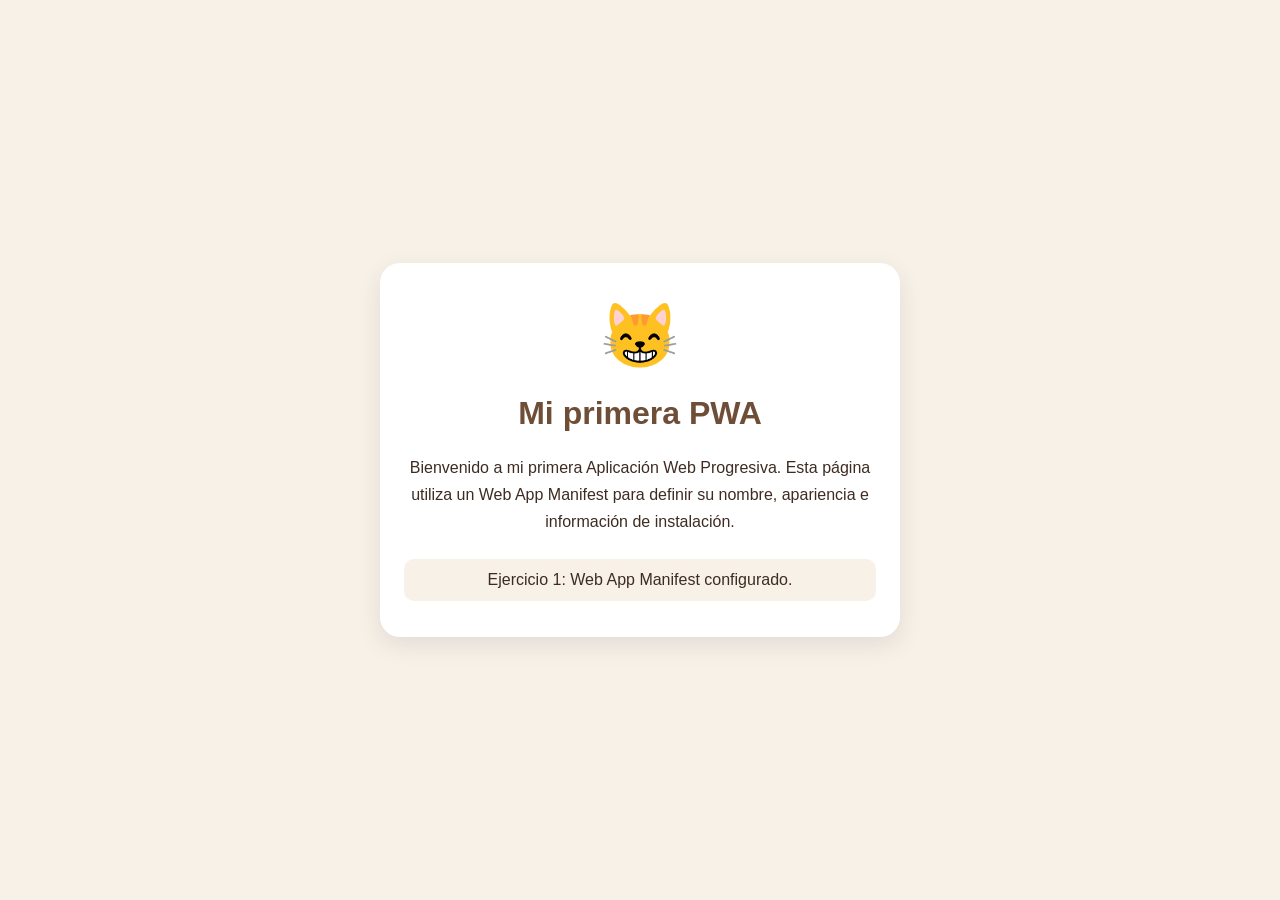
<file: Ejercicio 1/index.html>
<!DOCTYPE html>
<html lang="es">
<head>
    <meta charset="UTF-8">
    <meta name="viewport" content="width=device-width, initial-scale=1.0">

    <title>Mi primera PWA</title>

    <meta name="theme-color" content="#6F4E37">
    <meta name="description" content="Mi primera Aplicación Web Progresiva desarrollada con HTML, CSS y JavaScript.">

    <link rel="manifest" href="./manifest.json">

    <style>
        * {
            box-sizing: border-box;
        }

        body {
            margin: 0;
            min-height: 100vh;
            font-family: Arial, sans-serif;
            background: #F7F1E8;
            color: #3E2C23;
            display: flex;
            align-items: center;
            justify-content: center;
            padding: 24px;
        }

        main {
            width: 100%;
            max-width: 520px;
            padding: 36px 24px;
            text-align: center;
            background: white;
            border-radius: 20px;
            box-shadow: 0 8px 24px #3E2C231A;
        }

        .logo {
            font-size: 64px;
            margin-bottom: 12px;
        }

        h1 {
            color: #6F4E37;
        }

        p {
            line-height: 1.7;
        }

        .status {
            margin-top: 24px;
            padding: 12px;
            border-radius: 10px;
            background: #F7F1E8;
        }
    </style>
</head>

<body>
    <main>
        <div class="logo">😸</div>

        <h1>Mi primera PWA</h1>

        <p>
            Bienvenido a mi primera Aplicación Web Progresiva.
            Esta página utiliza un Web App Manifest para definir
            su nombre, apariencia e información de instalación.
        </p>

        <div class="status">
            Ejercicio 1: Web App Manifest configurado.
        </div>
    </main>
</body>
</html>
</file>
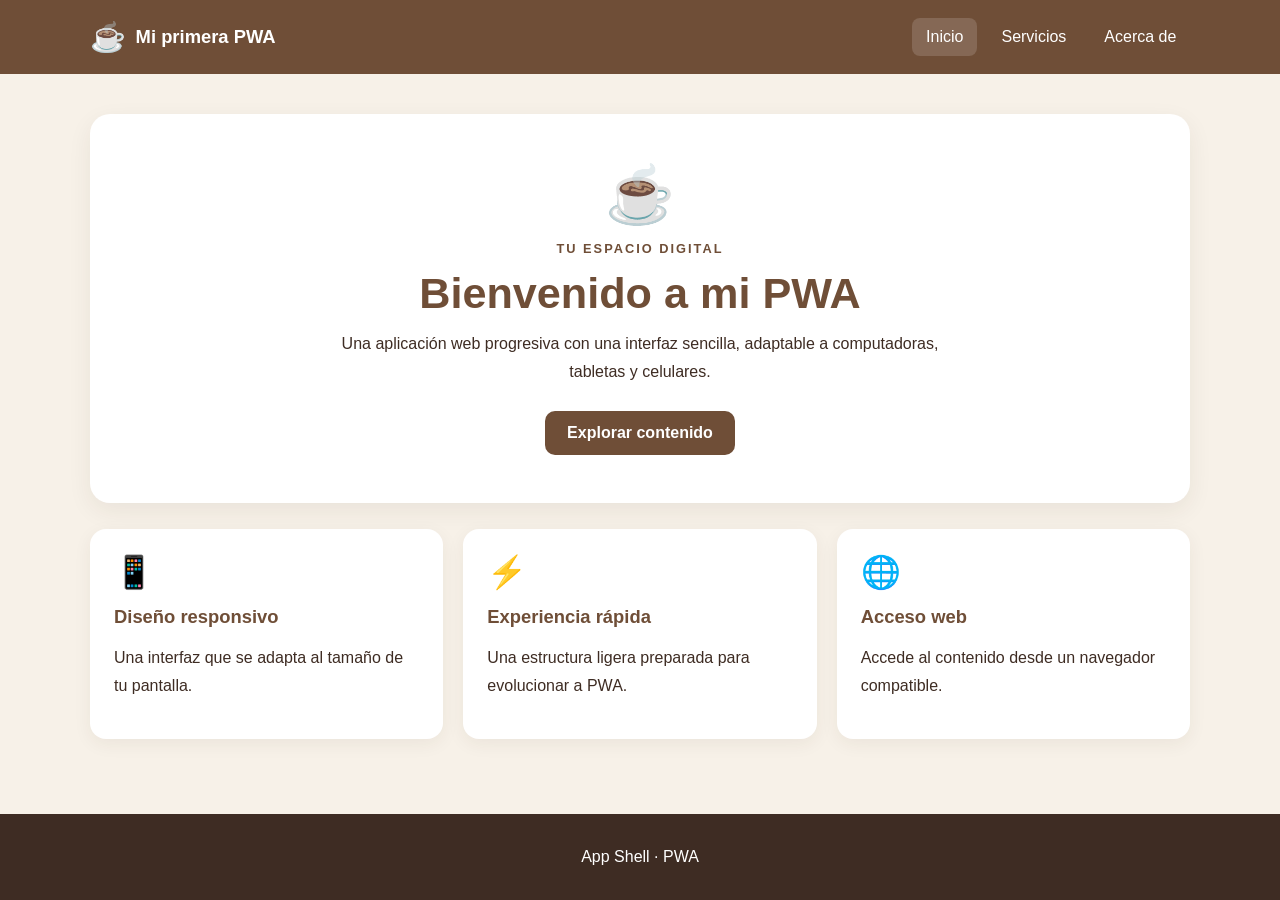
<file: Ejercicio 2/index.html>
<!DOCTYPE html>
<html lang="es">
<head>
    <meta charset="UTF-8">
    <meta name="viewport" content="width=device-width, initial-scale=1.0">

    <title>Mi primera PWA | Inicio</title>

    <meta name="theme-color" content="#6F4E37">
    <meta name="description" content="Aplicación web progresiva con una interfaz responsiva.">

    <link rel="manifest" href="./manifest.json">
    <link rel="stylesheet" href="./css/styles.css">
</head>
<body>
    <header class="app-header">
        <a class="brand" href="./index.html">
            <span class="brand-icon">☕</span>
            <span>Mi primera PWA</span>
        </a>

        <button
            class="menu-toggle"
            id="menu-toggle"
            aria-label="Abrir menú"
            aria-expanded="false"
            aria-controls="main-nav">
            ☰
        </button>

        <nav class="main-nav" id="main-nav">
            <a class="active" href="#inicio">Inicio</a>
            <a href="#servicios">Servicios</a>
            <a href="#acerca">Acerca de</a>
        </nav>
    </header>

    <main class="app-main" id="inicio">
        <section class="welcome-card">
            <span class="welcome-icon">☕</span>
            <p class="eyebrow">TU ESPACIO DIGITAL</p>

            <h1>Bienvenido a mi PWA</h1>

            <p class="description">
                Una aplicación web progresiva con una interfaz sencilla,
                adaptable a computadoras, tabletas y celulares.
            </p>

            <a class="primary-button" href="#servicios">
                Explorar contenido
            </a>
        </section>

        <section class="features" id="servicios">
            <article class="feature-card">
                <span class="feature-icon">📱</span>
                <h2>Diseño responsivo</h2>
                <p>Una interfaz que se adapta al tamaño de tu pantalla.</p>
            </article>

            <article class="feature-card">
                <span class="feature-icon">⚡</span>
                <h2>Experiencia rápida</h2>
                <p>Una estructura ligera preparada para evolucionar a PWA.</p>
            </article>

            <article class="feature-card" id="acerca">
                <span class="feature-icon">🌐</span>
                <h2>Acceso web</h2>
                <p>Accede al contenido desde un navegador compatible.</p>
            </article>
        </section>
    </main>

    <footer class="app-footer">
        <p> App Shell · PWA</p>
    </footer>

    <script src="./js/app.js"></script>
</body>
</html>
</file>
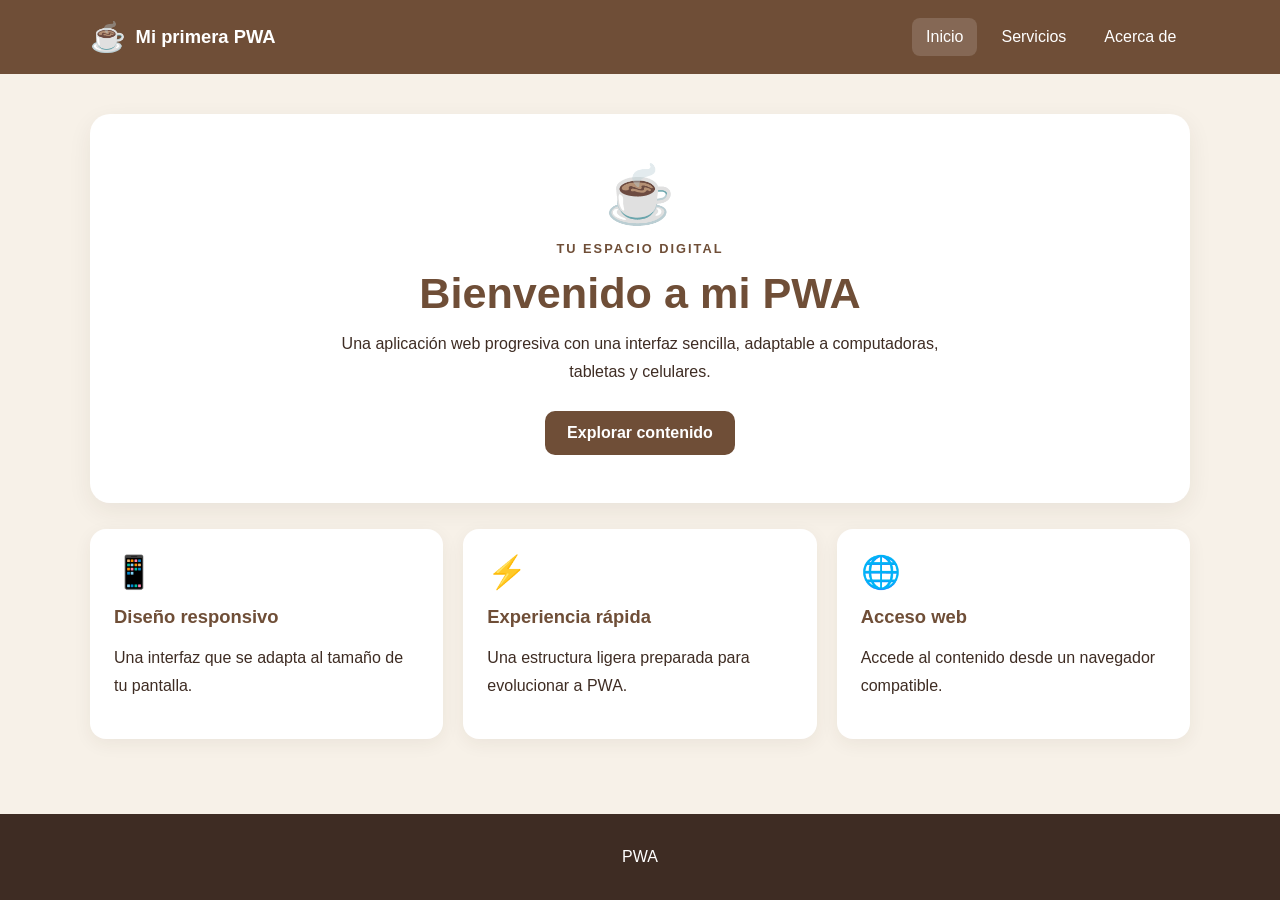
<file: Ejercicio 3/index.html>
<!DOCTYPE html>
<html lang="es">
<head>
    <meta charset="UTF-8">
    <meta name="viewport" content="width=device-width, initial-scale=1.0">

    <title>Mi primera PWA | Inicio</title>

    <meta name="theme-color" content="#6F4E37">
    <meta name="description" content="Aplicación web progresiva con una interfaz responsiva.">

    <link rel="manifest" href="./manifest.json">
    <link rel="stylesheet" href="./css/styles.css">
</head>
<body>
    <header class="app-header">
        <a class="brand" href="./index.html">
            <span class="brand-icon">☕</span>
            <span>Mi primera PWA</span>
        </a>

        <button
            class="menu-toggle"
            id="menu-toggle"
            aria-label="Abrir menú"
            aria-expanded="false"
            aria-controls="main-nav">
            ☰
        </button>

        <nav class="main-nav" id="main-nav">
            <a class="active" href="#inicio">Inicio</a>
            <a href="#servicios">Servicios</a>
            <a href="#acerca">Acerca de</a>
        </nav>
    </header>

    <main class="app-main" id="inicio">
        <section class="welcome-card">
            <span class="welcome-icon">☕</span>
            <p class="eyebrow">TU ESPACIO DIGITAL</p>

            <h1>Bienvenido a mi PWA</h1>

            <p class="description">
                Una aplicación web progresiva con una interfaz sencilla,
                adaptable a computadoras, tabletas y celulares.
            </p>

            <a class="primary-button" href="#servicios">
                Explorar contenido
            </a>
        </section>

        <section class="features" id="servicios">
            <article class="feature-card">
                <span class="feature-icon">📱</span>
                <h2>Diseño responsivo</h2>
                <p>Una interfaz que se adapta al tamaño de tu pantalla.</p>
            </article>

            <article class="feature-card">
                <span class="feature-icon">⚡</span>
                <h2>Experiencia rápida</h2>
                <p>Una estructura ligera preparada para evolucionar a PWA.</p>
            </article>

            <article class="feature-card" id="acerca">
                <span class="feature-icon">🌐</span>
                <h2>Acceso web</h2>
                <p>Accede al contenido desde un navegador compatible.</p>
            </article>
        </section>
    </main>

    <footer class="app-footer">
        <p> PWA</p>
    </footer>

    <script src="./js/app.js"></script>
</body>
</html>
</file>
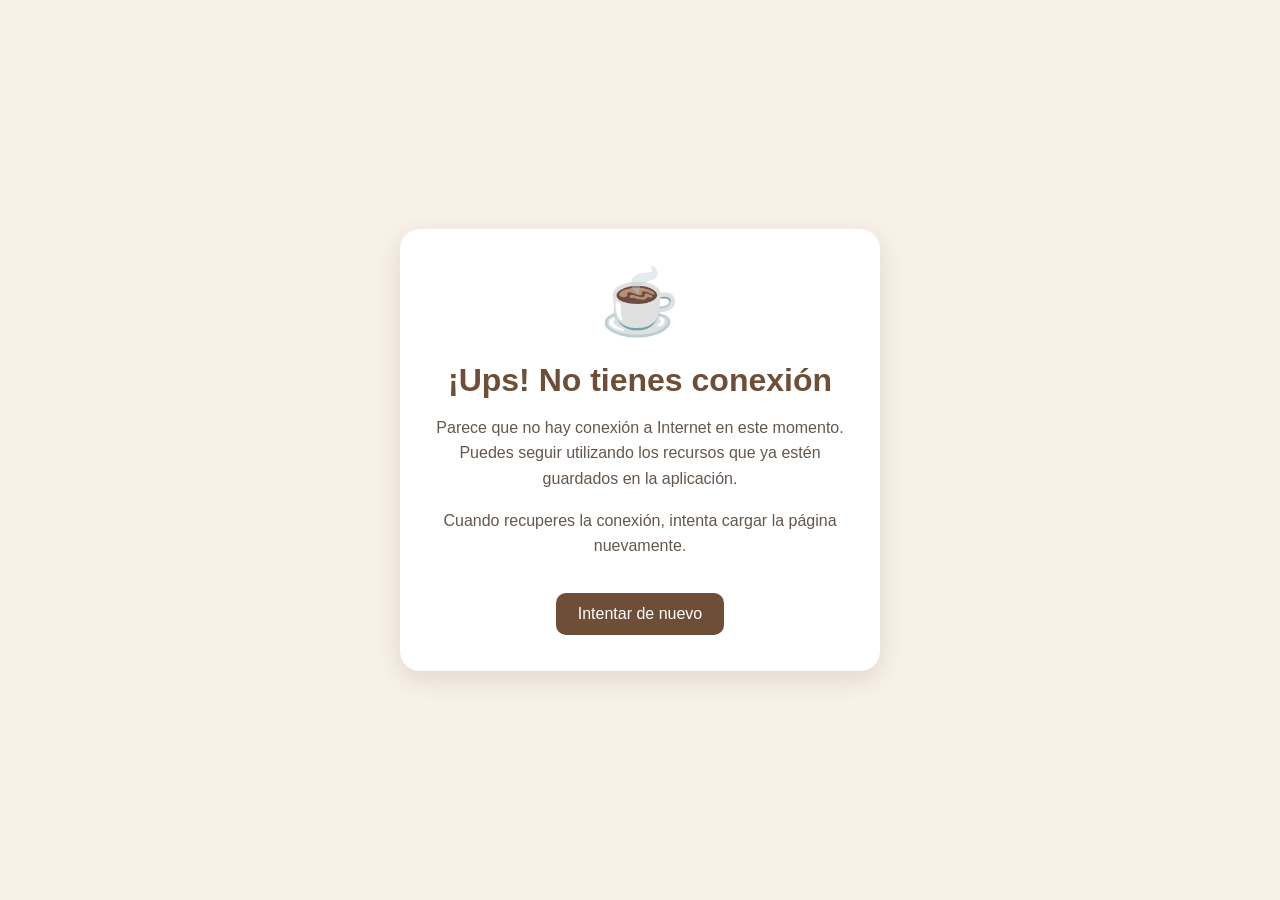
<file: Ejercicio 5/offline.html>
<!DOCTYPE html>
<html lang="es">
<head>
    <meta charset="UTF-8">
    <meta name="viewport" content="width=device-width, initial-scale=1.0">
    <meta name="theme-color" content="#6F4E37">
    <title>Sin conexión | Mi PWA</title>

    <style>
        * {
            box-sizing: border-box;
        }

        body {
            margin: 0;
            min-height: 100vh;
            display: flex;
            align-items: center;
            justify-content: center;
            padding: 24px;
            font-family: Arial, sans-serif;
            text-align: center;
            color: #3E2B22;
            background: #F7F1E8;
        }

        .offline-card {
            width: 100%;
            max-width: 480px;
            padding: 36px 28px;
            background: white;
            border-radius: 20px;
            box-shadow: 0 8px 25px rgba(62, 43, 34, 0.12);
        }

        .offline-icon {
            font-size: 64px;
            margin-bottom: 12px;
        }

        h1 {
            color: #6F4E37;
            margin-bottom: 12px;
        }

        p {
            line-height: 1.6;
            color: #66564B;
        }

        button {
            margin-top: 18px;
            padding: 12px 22px;
            border: none;
            border-radius: 10px;
            background: #6F4E37;
            color: white;
            font-size: 16px;
            cursor: pointer;
        }

        button:hover {
            background: #523927;
        }
    </style>
</head>

<body>
    <main class="offline-card">
        <div class="offline-icon" aria-hidden="true">☕</div>

        <h1>¡Ups! No tienes conexión</h1>

        <p>
            Parece que no hay conexión a Internet en este momento.
            Puedes seguir utilizando los recursos que ya estén guardados
            en la aplicación.
        </p>

        <p>
            Cuando recuperes la conexión, intenta cargar la página nuevamente.
        </p>

        <button onclick="window.location.reload()">
            Intentar de nuevo
        </button>
    </main>
</body>
</html>
</file>
<file: Ejercicio 2/css/styles.css>
:root {
    --coffee: #6F4E37;
    --coffee-dark: #3E2C23;
    --cream: #F7F1E8;
    --beige: #D6B38A;
    --white: #FFFFFF;
}

* {
    box-sizing: border-box;
}

html {
    scroll-behavior: smooth;
}

body {
    margin: 0;
    min-height: 100vh;
    display: flex;
    flex-direction: column;
    font-family: Arial, sans-serif;
    background: var(--cream);
    color: var(--coffee-dark);
}

.app-header {
    display: flex;
    align-items: center;
    justify-content: space-between;
    gap: 24px;
    padding: 18px 7%;
    background: var(--coffee);
    color: var(--white);
}

.brand {
    display: flex;
    align-items: center;
    gap: 10px;
    color: inherit;
    font-size: 1.15rem;
    font-weight: bold;
    text-decoration: none;
}

.brand-icon {
    font-size: 1.8rem;
}

.main-nav {
    display: flex;
    align-items: center;
    gap: 10px;
}

.main-nav a {
    padding: 10px 14px;
    color: var(--white);
    text-decoration: none;
    border-radius: 8px;
}

.main-nav a:hover,
.main-nav a.active {
    background: #FFFFFF26;
}

.menu-toggle {
    display: none;
    border: 0;
    border-radius: 8px;
    padding: 8px 12px;
    background: var(--white);
    color: var(--coffee);
    font-size: 1.3rem;
    cursor: pointer;
}

.app-main {
    width: min(1100px, 90%);
    margin: 40px auto;
    flex: 1;
}

.welcome-card {
    padding: 48px 24px;
    text-align: center;
    background: var(--white);
    border-radius: 20px;
    box-shadow: 0 8px 25px #3E2C2312;
}

.welcome-icon {
    font-size: 3.5rem;
}

.eyebrow {
    color: var(--coffee);
    font-size: 0.8rem;
    font-weight: bold;
    letter-spacing: 2px;
}

h1 {
    margin: 12px 0;
    color: var(--coffee);
    font-size: clamp(1.8rem, 4vw, 2.7rem);
}

.description {
    max-width: 620px;
    margin: 0 auto 24px;
    line-height: 1.8;
}

.primary-button {
    display: inline-block;
    padding: 13px 22px;
    background: var(--coffee);
    color: var(--white);
    border-radius: 10px;
    text-decoration: none;
    font-weight: bold;
}

.primary-button:hover {
    background: var(--coffee-dark);
}

.features {
    display: grid;
    grid-template-columns: repeat(3, minmax(0, 1fr));
    gap: 20px;
    margin-top: 26px;
}

.feature-card {
    padding: 24px;
    background: var(--white);
    border-radius: 16px;
    box-shadow: 0 5px 18px #3E2C2310;
}

.feature-icon {
    font-size: 2rem;
}

.feature-card h2 {
    color: var(--coffee);
    font-size: 1.15rem;
}

.feature-card p {
    line-height: 1.7;
}

.app-footer {
    padding: 18px;
    text-align: center;
    background: var(--coffee-dark);
    color: var(--white);
}

@media (max-width: 700px) {
    .app-header {
        flex-wrap: wrap;
        padding: 16px 5%;
    }

    .menu-toggle {
        display: block;
    }

    .main-nav {
        display: none;
        flex-direction: column;
        align-items: stretch;
        width: 100%;
    }

    .main-nav.open {
        display: flex;
    }

    .main-nav a {
        text-align: center;
    }

    .app-main {
        margin: 24px auto;
    }

    .welcome-card {
        padding: 36px 20px;
    }

    .features {
        grid-template-columns: 1fr;
    }
}
</file>
<file: Ejercicio 3/css/styles.css>
:root {
    --coffee: #6F4E37;
    --coffee-dark: #3E2C23;
    --cream: #F7F1E8;
    --beige: #D6B38A;
    --white: #FFFFFF;
}

* {
    box-sizing: border-box;
}

html {
    scroll-behavior: smooth;
}

body {
    margin: 0;
    min-height: 100vh;
    display: flex;
    flex-direction: column;
    font-family: Arial, sans-serif;
    background: var(--cream);
    color: var(--coffee-dark);
}

.app-header {
    display: flex;
    align-items: center;
    justify-content: space-between;
    gap: 24px;
    padding: 18px 7%;
    background: var(--coffee);
    color: var(--white);
}

.brand {
    display: flex;
    align-items: center;
    gap: 10px;
    color: inherit;
    font-size: 1.15rem;
    font-weight: bold;
    text-decoration: none;
}

.brand-icon {
    font-size: 1.8rem;
}

.main-nav {
    display: flex;
    align-items: center;
    gap: 10px;
}

.main-nav a {
    padding: 10px 14px;
    color: var(--white);
    text-decoration: none;
    border-radius: 8px;
}

.main-nav a:hover,
.main-nav a.active {
    background: #FFFFFF26;
}

.menu-toggle {
    display: none;
    border: 0;
    border-radius: 8px;
    padding: 8px 12px;
    background: var(--white);
    color: var(--coffee);
    font-size: 1.3rem;
    cursor: pointer;
}

.app-main {
    width: min(1100px, 90%);
    margin: 40px auto;
    flex: 1;
}

.welcome-card {
    padding: 48px 24px;
    text-align: center;
    background: var(--white);
    border-radius: 20px;
    box-shadow: 0 8px 25px #3E2C2312;
}

.welcome-icon {
    font-size: 3.5rem;
}

.eyebrow {
    color: var(--coffee);
    font-size: 0.8rem;
    font-weight: bold;
    letter-spacing: 2px;
}

h1 {
    margin: 12px 0;
    color: var(--coffee);
    font-size: clamp(1.8rem, 4vw, 2.7rem);
}

.description {
    max-width: 620px;
    margin: 0 auto 24px;
    line-height: 1.8;
}

.primary-button {
    display: inline-block;
    padding: 13px 22px;
    background: var(--coffee);
    color: var(--white);
    border-radius: 10px;
    text-decoration: none;
    font-weight: bold;
}

.primary-button:hover {
    background: var(--coffee-dark);
}

.features {
    display: grid;
    grid-template-columns: repeat(3, minmax(0, 1fr));
    gap: 20px;
    margin-top: 26px;
}

.feature-card {
    padding: 24px;
    background: var(--white);
    border-radius: 16px;
    box-shadow: 0 5px 18px #3E2C2310;
}

.feature-icon {
    font-size: 2rem;
}

.feature-card h2 {
    color: var(--coffee);
    font-size: 1.15rem;
}

.feature-card p {
    line-height: 1.7;
}

.app-footer {
    padding: 18px;
    text-align: center;
    background: var(--coffee-dark);
    color: var(--white);
}

@media (max-width: 700px) {
    .app-header {
        flex-wrap: wrap;
        padding: 16px 5%;
    }

    .menu-toggle {
        display: block;
    }

    .main-nav {
        display: none;
        flex-direction: column;
        align-items: stretch;
        width: 100%;
    }

    .main-nav.open {
        display: flex;
    }

    .main-nav a {
        text-align: center;
    }

    .app-main {
        margin: 24px auto;
    }

    .welcome-card {
        padding: 36px 20px;
    }

    .features {
        grid-template-columns: 1fr;
    }
}
</file>
